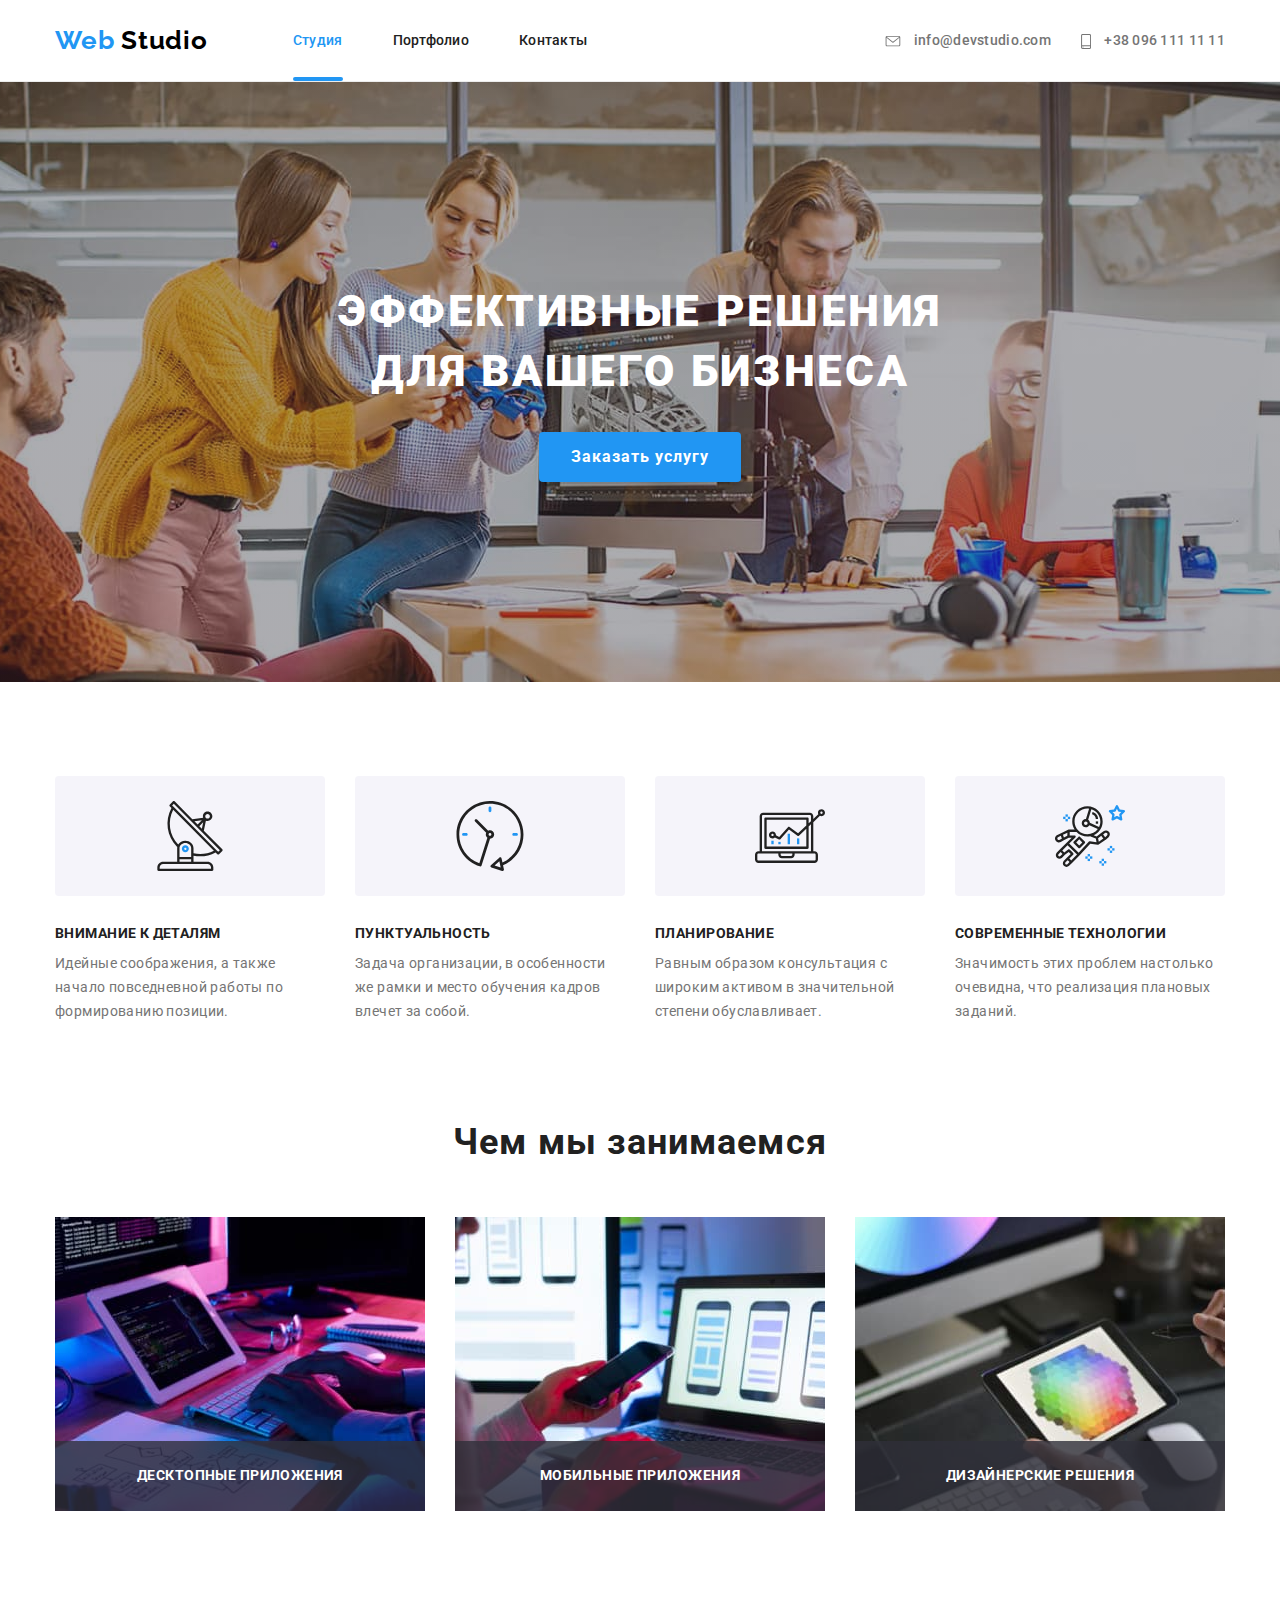
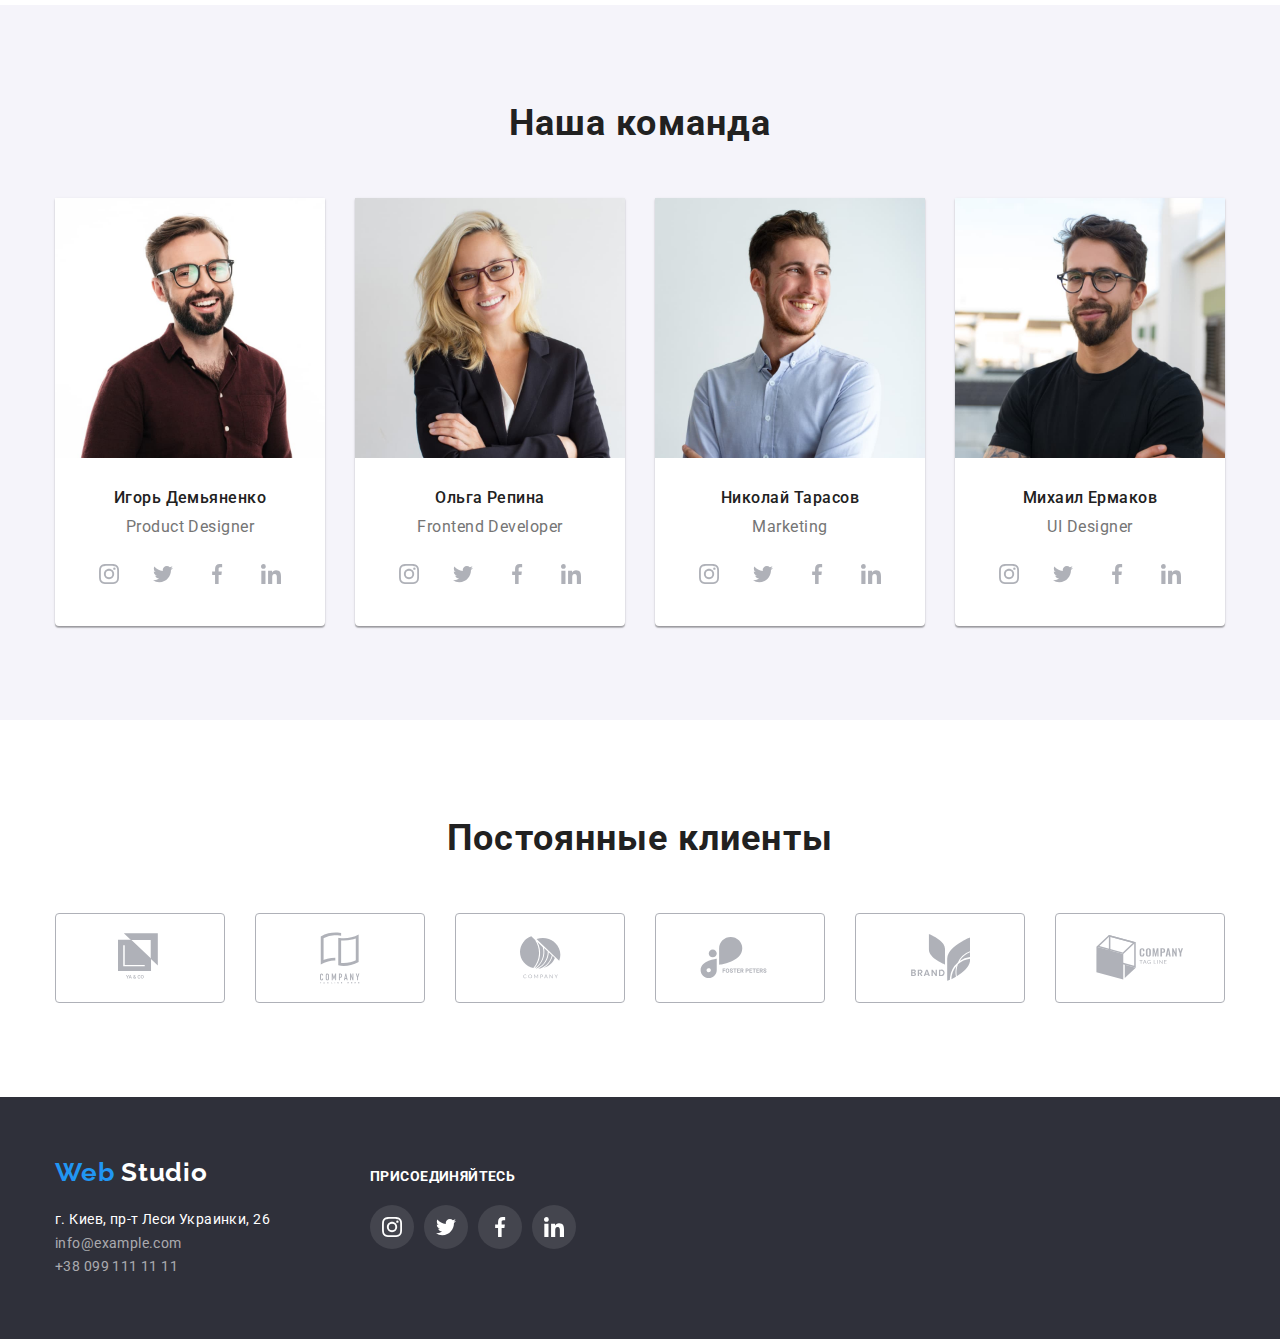
<file: index.html>
<!DOCTYPE html>
<html lang="ru">
	<head>
		<meta charset="UTF-8" />
		<meta name="viewport" content="width=device-width, initial-scale=1.0" />
		<title>Студия</title>
		<link
			href="https://fonts.googleapis.com/css2?family=Raleway:wght@700&family=Roboto:wght@400;500;700;900&display=swap"
			rel="stylesheet"
		/>
		<link rel="stylesheet" href="./css/normalize.css" />
		<link rel="stylesheet" href="./css/styles.css" />
	</head>
	<body>
		<!--Шапка сайта-->
		<header class="page-header">
			<div class="container flexbox">
				<nav class="navigation">
					<a href="index.html" class="logo">
						<span>Web</span>
						Studio
					</a>
					<ul class="site-nav list">
						<li class="site-nav-item"><a href="./index.html" class="link current">Студия</a></li>
						<li class="site-nav-item"><a href="./portfolio.html" class="link">Портфолио</a></li>
						<li class="site-nav-item"><a href="" class="link">Контакты</a></li>
					</ul>
				</nav>

				<ul class="auth-nav list">
					<li class="auth-nav-item">
						<a href="mailto:info@example.com" class="link">
							<svg class="auth-icon" width="16" height="11">
								<use href="./images/svg/sprite.svg#mail"></use>
							</svg>
							info@devstudio.com
						</a>
					</li>
					<li class="auth-nav-item">
						<a href="tel:+380961111111" class="link">
							<svg class="auth-icon" width="10" height="15">
								<use href="./images/svg/sprite.svg#phone"></use>
							</svg>
							+38 096 111 11 11
						</a>
					</li>
				</ul>
			</div>
		</header>
		<main>
			<!--Герой-->

			<section class="hero fon">
				<h1 class="hero-title">
					Эффективные решения
					<br />
					для вашего бизнеса
				</h1>
				<button type="button" data-modal-open class="button" aria-label="Услуга">Заказать услугу</button>
			</section>

			<!--Критерии-->
			<section class="criteria">
				<div class="container">
					<h2 class="section-title visually-hidden">Критерии</h2>
					<ul class="criteria-list list">
						<li class="criteria-item icon-antenna">
							<!--<img class="img" src="./images/svg/vector-1.svg" alt="Детали" />-->
							<h3 class="title">Внимание к деталям</h3>
							<p class="text">
								Идейные соображения, а также начало повседневной работы по формированию позиции.
							</p>
						</li>
						<li class="criteria-item icon-clock">
							<!--<img class="img" src="./images/svg/vector-2.svg" alt="Пунктуальность" />-->
							<h3 class="title">Пунктуальность</h3>
							<p class="text">
								Задача организации, в особенности же рамки и место обучения кадров влечет за собой.
							</p>
						</li>
						<li class="criteria-item icon-diagram">
							<!--<img class="img" src="./images/svg/vector-3.svg" alt="Планирование" />-->
							<h3 class="title">Планирование</h3>
							<p class="text">
								Равным образом консультация с широким активом в значительной степени обуславливает.
							</p>
						</li>
						<li class="criteria-item icon-astronaut">
							<!--<img class="img" src="./images/svg/vector-4.svg" alt="Технологии" />-->
							<h3 class="title">Современные технологии</h3>
							<p class="text">
								Значимость этих проблем настолько очевидна, что реализация плановых заданий.
							</p>
						</li>
					</ul>
				</div>
			</section>

			<!--Чем мы занимаемся-->
			<section class="section">
				<div class="container">
					<h2 class="section-title">Чем мы занимаемся</h2>
					<ul class="offers list">
						<li class="offers-item">
							<a href="#" aria-label="Десктопные приложения">
								<img class="ofr" src="./images/jpg1/box-1.jpg" alt="Десктопные приложения" width="370" height="294" />
								<h3 class="text-white">Десктопные приложения</h3>
							</a>
						</li>
						<li class="offers-item">
							<a href="#" aria-label="Мобильные приложения">
								<img class="ofr" src="./images/jpg1/box-2.jpg" alt="Мобильные приложения" width="370" height="294" />
								<h3 class="text-white">Мобильные приложения</h3>
							</a>
						</li>
						<li class="offers-item">
							<a href="#" aria-label="Дизайнерские решения">
								<img class="ofr" src="./images//jpg1/box-3.jpg" alt="Дизайнерские решения" width="370" height="294" />
								<h3 class="text-white">Дизайнерские решения</h3>
							</a>
						</li>
					</ul>
				</div>
			</section>

			<!--Наша команда-->
			<section class="section section-team">
				<div class="container">
					<h2 class="section-title">Наша команда</h2>
					<ul class="team-list list">
						<!--Дизайнер-->
						<li class="team-item">
							<img src="./images/jpg1/igor.jpg" alt="Дизайнер" width="270" height="260" />
							<h3 class="team">Игорь Демьяненко</h3>
							<p class="profession" lang="en">Product Designer</p>
							<ul class="social-list list">
								<li class="social-item">
									<a
										href="https://www.instagram.com/"
										class="social-icon"
										target="_blank"
										rel="noopener noreferrer"
										aria-label="ссылка Инстаграм"
									>
										<svg class="icon" width="20" height="20">
											<use href="./images/svg/sprite.svg#instagram"></use>
										</svg>
									</a>
								</li>
								<li class="social-item">
									<a
										href="https://twitter.com/"
										class="social-icon"
										target="_blank"
										rel="noopener noreferrer"
										aria-label="ссылка Твиттер"
									>
										<svg class="icon" width="20" height="20">
											<use href="./images/svg/sprite.svg#twitter"></use>
										</svg>
									</a>
								</li>
								<li class="social-item">
									<a
										href="https://facebook.com/"
										class="social-icon"
										target="_blank"
										rel="noopener noreferrer"
										aria-label="ссылка Фейсбук"
									>
										<svg class="icon" width="20" height="20">
											<use href="./images/svg/sprite.svg#facebook"></use>
										</svg>
									</a>
								</li>
								<li class="social-item">
									<a
										href="https://www.linkedin.com/"
										class="social-icon"
										target="_blank"
										rel="noopener noreferrer"
										aria-label="ссылка Линкедин"
									>
										<svg class="icon" width="20" height="20">
											<use href="./images/svg/sprite.svg#linkedin"></use>
										</svg>
									</a>
								</li>
							</ul>
						</li>
						<!--Разработчик-->
						<li class="team-item">
							<img src="./images/jpg1/olga.jpg" alt="Разработчик" width="270" height="260" />
							<h3 class="team">Ольга Репина</h3>
							<p class="profession" lang="en">Frontend Developer</p>
							<ul class="social-list list">
								<li class="social-item">
									<a
										href="https://www.instagram.com/"
										class="social-icon"
										target="_blank"
										rel="noopener noreferrer"
										aria-label="ссылка Инстаграм"
									>
										<svg class="icon" width="20" height="20">
											<use href="./images/svg/sprite.svg#instagram"></use>
										</svg>
									</a>
								</li>
								<li class="social-item">
									<a
										href="https://twitter.com/"
										class="social-icon"
										target="_blank"
										rel="noopener noreferrer"
										aria-label="ссылка Твиттер"
									>
										<svg class="icon" width="20" height="20">
											<use href="./images/svg/sprite.svg#twitter"></use>
										</svg>
									</a>
								</li>
								<li class="social-item">
									<a
										href="https://facebook.com/"
										class="social-icon"
										target="_blank"
										rel="noopener noreferrer"
										aria-label="ссылка Фейсбук"
									>
										<svg class="icon" width="20" height="20">
											<use href="./images/svg/sprite.svg#facebook"></use>
										</svg>
									</a>
								</li>
								<li class="social-item">
									<a
										href="https://www.linkedin.com/"
										class="social-icon"
										target="_blank"
										rel="noopener noreferrer"
										aria-label="ссылка Линкедин"
									>
										<svg class="icon" width="20" height="20">
											<use href="./images/svg/sprite.svg#linkedin"></use>
										</svg>
									</a>
								</li>
							</ul>
						</li>
						<!--Маркетолог-->
						<li class="team-item">
							<img src="./images/jpg1/nikolay.jpg" alt="Маркетолог" width="270" height="260" />
							<h3 class="team">Николай Тарасов</h3>
							<p class="profession" lang="en">Marketing</p>
							<ul class="social-list list">
								<li class="social-item">
									<a
										href="https://www.instagram.com/"
										class="social-icon"
										target="_blank"
										rel="noopener noreferrer"
										aria-label="ссылка Инстаграм"
									>
										<svg class="icon" width="20" height="20">
											<use href="./images/svg/sprite.svg#instagram"></use>
										</svg>
									</a>
								</li>
								<li class="social-item">
									<a
										href="https://twitter.com/"
										class="social-icon"
										target="_blank"
										rel="noopener noreferrer"
										aria-label="ссылка Твиттер"
									>
										<svg class="icon" width="20" height="20">
											<use href="./images/svg/sprite.svg#twitter"></use>
										</svg>
									</a>
								</li>
								<li class="social-item">
									<a
										href="https://facebook.com/"
										class="social-icon"
										target="_blank"
										rel="noopener noreferrer"
										aria-label="ссылка Фейсбук"
									>
										<svg class="icon" width="20" height="20">
											<use href="./images/svg/sprite.svg#facebook"></use>
										</svg>
									</a>
								</li>
								<li class="social-item">
									<a
										href="https://www.linkedin.com/"
										class="social-icon"
										target="_blank"
										rel="noopener noreferrer"
										aria-label="ссылка Линкедин"
									>
										<svg class="icon" width="20" height="20">
											<use href="./images/svg/sprite.svg#linkedin"></use>
										</svg>
									</a>
								</li>
							</ul>
						</li>
						<!--UI Дизайнер-->
						<li class="team-item">
							<img src="./images/jpg1/mihail.jpg" alt="UI Дизайнер" width="270" height="260" />
							<h3 class="team">Михаил Ермаков</h3>
							<p class="profession" lang="en">UI Designer</p>
							<ul class="social-list list">
								<li class="social-item">
									<a
										href="https://www.instagram.com/"
										class="social-icon"
										target="_blank"
										rel="noopener noreferrer"
										aria-label="ссылка Инстаграм"
									>
										<svg class="icon" width="20" height="20">
											<use href="./images/svg/sprite.svg#instagram"></use>
										</svg>
									</a>
								</li>
								<li class="social-item">
									<a
										href="https://twitter.com/"
										class="social-icon"
										target="_blank"
										rel="noopener noreferrer"
										aria-label="ссылка Твиттер"
									>
										<svg class="icon" width="20" height="20">
											<use href="./images/svg/sprite.svg#twitter"></use>
										</svg>
									</a>
								</li>
								<li class="social-item">
									<a
										href="https://facebook.com/"
										class="social-icon"
										target="_blank"
										rel="noopener noreferrer"
										aria-label="ссылка Фейсбук"
									>
										<svg class="icon" width="20" height="20">
											<use href="./images/svg/sprite.svg#facebook"></use>
										</svg>
									</a>
								</li>
								<li class="social-item">
									<a
										href="https://www.linkedin.com/"
										class="social-icon"
										target="_blank"
										rel="noopener noreferrer"
										aria-label="ссылка Линкедин"
									>
										<svg class="icon" width="20" height="20">
											<use href="./images/svg/sprite.svg#linkedin"></use>
										</svg>
									</a>
								</li>
							</ul>
						</li>
					</ul>
				</div>
			</section>

			<!--Постоянные клиенты-->

			<section class="section">
				<div class="container">
					<h2 class="section-title">Постоянные клиенты</h2>
					<ul class="customers list">
						<li class="customers-item">
							<a class="customers-logo" aria-label="YA & CO" href="">
								<svg class="customers-icon" width="44" height="49">
									<use href="./images/svg/sprite.svg#logo1"></use>
								</svg>
							</a>
						</li>
						<li class="customers-item">
							<a class="customers-logo" aria-label="Company" href="">
								<svg class="customers-icon" width="40" height="52">
									<use href="./images/svg/sprite.svg#logo2"></use>
								</svg>
							</a>
						</li>
						<li class="customers-item">
							<a class="customers-logo" aria-label="Company" href="">
								<svg class="customers-icon" width="41" height="43">
									<use href="./images/svg/sprite.svg#logo3"></use>
								</svg>
							</a>
						</li>
						<li class="customers-item">
							<a class="customers-logo" aria-label="FOSTER PETERS" href="">
								<svg class="customers-icon" width="80" height="42">
									<use href="./images/svg/sprite.svg#logo4"></use>
								</svg>
							</a>
						</li>
						<li class="customers-item">
							<a class="customers-logo" aria-label="BREND" href="">
								<svg class="customers-icon" width="59" height="47">
									<use href="./images/svg/sprite.svg#logo5"></use>
								</svg>
							</a>
						</li>
						<li class="customers-item">
							<a class="customers-logo" aria-label="Company Tagline" href="">
								<svg class="customers-icon" width="88" height="45">
									<use href="./images/svg/sprite.svg#logo6"></use>
								</svg>
							</a>
						</li>
					</ul>
				</div>
			</section>
		</main>
		<!--Футер-->
		<footer class="footer">
			<div class="container footer-container">
				<div class="footer-contacts">
					<a href="index.html" class="logo-footer logo">
						<span>Web</span>
						Studio
					</a>
					<address class="address">
						г. Киев, пр-т Леси Украинки, 26
						<br />
						<a href="mailto:info@example.com" class="address-link" aria-label="e-mail">info@example.com</a>
						<br />
						<a href="tel:+380991111111" class="address-link" aria-label="телефон">+38 099 111 11 11</a>
					</address>
				</div>

				<!--Ссылки на соцсети-->
				<div class="footer-contacts">
					<b class="networks">Присоединяйтесь</b>
					<ul class="social-footer list">
						<li class="social-item-footer">
							<a
								href="https://www.instagram.com/"
								class="social-icon"
								target="_blank"
								rel="noopener noreferrer"
								aria-label="ссылка Инстаграм"
							>
								<svg class="icon-footer" width="20" height="20">
									<use href="./images/svg/sprite.svg#instagram"></use>
								</svg>
							</a>
						</li>
						<li class="social-item-footer">
							<a
								href="https://twitter.com/"
								class="social-icon"
								target="_blank"
								rel="noopener noreferrer"
								aria-label="ссылка Твиттер"
							>
								<svg class="icon-footer" width="20" height="20">
									<use href="./images/svg/sprite.svg#twitter"></use>
								</svg>
							</a>
						</li>
						<li class="social-item-footer">
							<a
								href="https://facebook.com/"
								class="social-icon"
								target="_blank"
								rel="noopener noreferrer"
								aria-label="ссылка Фейсбук"
							>
								<svg class="icon-footer" width="20" height="20">
									<use href="./images/svg/sprite.svg#facebook"></use>
								</svg>
							</a>
						</li>
						<li class="social-item-footer">
							<a
								href="https://www.linkedin.com/"
								class="social-icon"
								target="_blank"
								rel="noopener noreferrer"
								aria-label="ссылка Линкедин"
							>
								<svg class="icon-footer" width="20" height="20">
									<use href="./images/svg/sprite.svg#linkedin"></use>
								</svg>
							</a>
						</li>
					</ul>
				</div>
				</footer>
				<!--<div class="footer-contacts e-mail">
		<b class="networks">Подпишитесь на рассылку</b>
		<button type="button" class="button-sign">Подписаться</button>
	  </div>-->
	<div class="backdrop is-hidden" data-modal>
		<div class="modal">
			
	        <button class="close"  data-modal-close>
				<img src="./images/svg/close.svg" alt="Закрыть" width="18" height="18" />
			</button>
			<p></p>
		</div>
	</div>
		<script src="./js/modal.js"></script>
	</body>
</html>
</file>
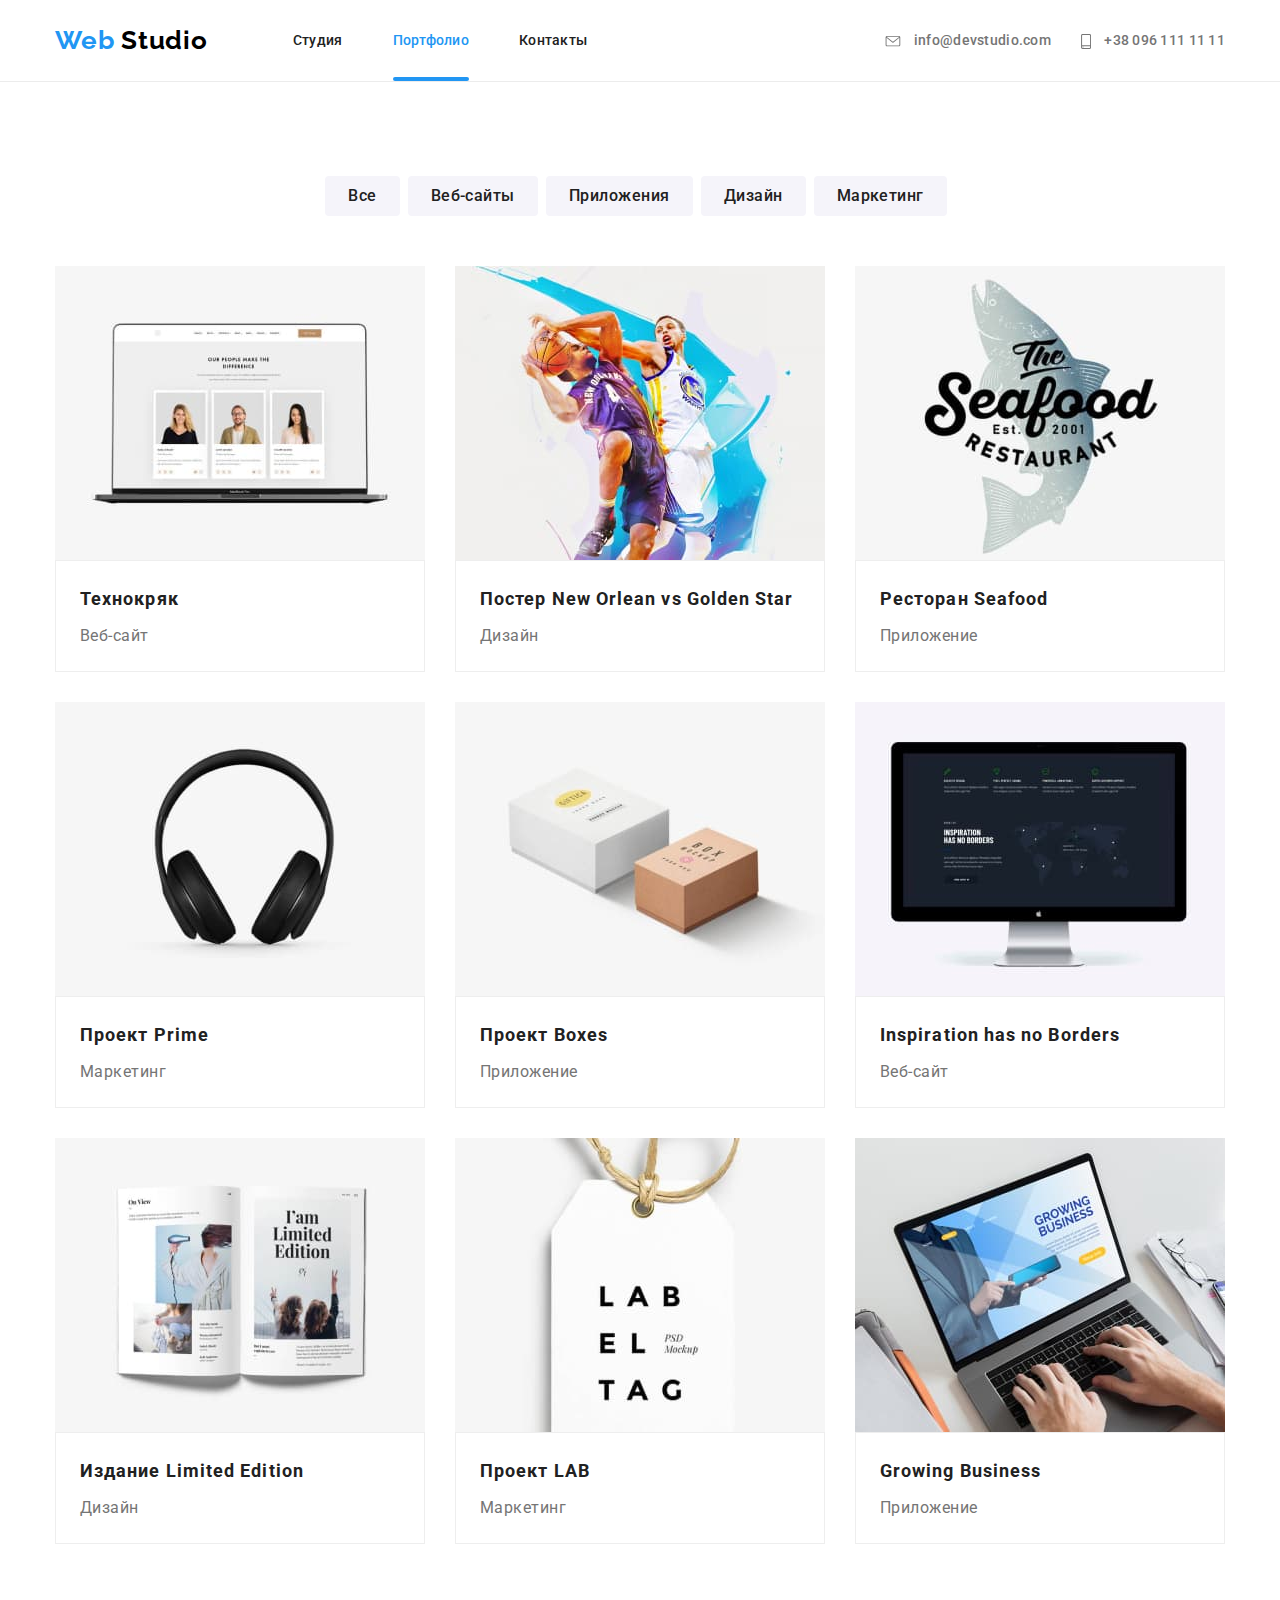
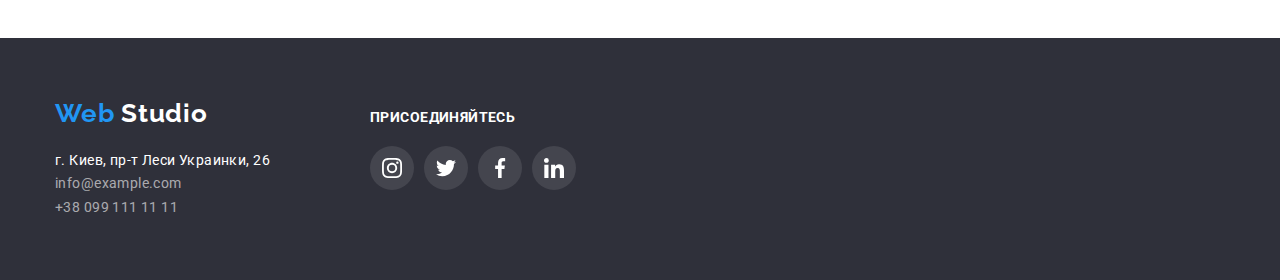
<file: portfolio.html>
<!DOCTYPE html>
<html lang="ru">
	<head>
		<meta charset="UTF-8" />
		<meta name="viewport" content="width=device-width, initial-scale=1.0" />
		<title>Студия</title>
		<link
			href="https://fonts.googleapis.com/css2?family=Raleway:wght@700&family=Roboto:wght@400;500;700;900&display=swap"
			rel="stylesheet"
		/>
		<link rel="stylesheet" href="./css/normalize.css" />
		<link rel="stylesheet" href="./css/styles.css" />
	</head>
	<body>
		<!--Шапка сайта-->
		<header class="page-header">
			<div class="container flexbox">
				<nav class="navigation">
					<a href="index.html" class="logo">
						<span>Web</span>
						Studio
					</a>
					<ul class="site-nav list">
						<li class="site-nav-item"><a href="./index.html" class="link">Студия</a></li>
						<li class="site-nav-item"><a href="./portfolio.html" class="link current">Портфолио</a></li>
						<li class="site-nav-item"><a href="" class="link">Контакты</a></li>
					</ul>
				</nav>

				<ul class="auth-nav list">
					<li class="auth-nav-item">
						<a href="mailto:info@example.com" class="link">
							<svg class="auth-icon" width="16" height="11">
								<use href="./images/svg/sprite.svg#mail"></use>
							</svg>
							info@devstudio.com
						</a>
					</li>
					<li class="auth-nav-item">
						<a href="tel:+380961111111" class="link">
							<svg class="auth-icon" width="10" height="15">
								<use href="./images/svg/sprite.svg#phone"></use>
							</svg>
							+38 096 111 11 11
						</a>
					</li>
				</ul>
			</div>
		</header>
		<main>
			<!--Портфолио-->
			<section class="section">
				<div class="container">
					<h1 class="section-title visually-hidden">Портфолио</h1>

					<!--Фтльтры-->
					<ul class="filter list">
						<li><button type="button" class="filter-button">Все</button></li>
						<li><button type="button" class="filter-button">Веб-сайты</button></li>
						<li><button type="button" class="filter-button">Приложения</button></li>
						<li><button type="button" class="filter-button">Дизайн</button></li>
						<li><button type="button" class="filter-button">Маркетинг</button></li>
					</ul>
					<!--Набор карточек-->
					<ul class="list-projects list">
						<li class="projects-item">
							<a href="" class="projects-link">
								<div class="picture">
									<img src="./images/jpg2/project1.jpg" alt="Технокряк" width="370" height="294" />
									<div class="picture-overlay">
										<div class="picture-text">
											<p>
												Технокряк это современная площадка распространения коронавируса. Компании используют эту
												платформу для цифрового шпионажа и атак на защищённые сервера конкурентов.
											</p>
										</div>
									</div>
								</div>

								<div class="content">
									<h2 class="title-link">Технокряк</h2>
									<p class="text-link">Веб-сайт</p>
								</div>
							</a>
						</li>
						<li class="projects-item">
							<a href="" class="projects-link">
								<div class="picture">
									<img src="./images/jpg2/project2.jpg" alt="Постер" width="370" height="294" />
									<div class="picture-overlay">
										<div class="picture-text">
											<p>
												Технокряк это современная площадка распространения коронавируса. Компании используют эту
												платформу для цифрового шпионажа и атак на защищённые сервера конкурентов.
											</p>
										</div>
									</div>
								</div>

								<div class="content">
									<h2 class="title-link">Постер New Orlean vs Golden Star</h2>
									<p class="text-link">Дизайн</p>
								</div>
							</a>
						</li>
						<li class="projects-item">
							<a href="" class="projects-link">
								<div class="picture">
									<img src="./images/jpg2/project3.jpg" alt="Ресторан" width="370" height="294" />
									<div class="picture-overlay">
										<div class="picture-text">
											<p>
												Технокряк это современная площадка распространения коронавируса. Компании используют эту
												платформу для цифрового шпионажа и атак на защищённые сервера конкурентов.
											</p>
										</div>
									</div>
								</div>

								<div class="content">
									<h2 class="title-link">Ресторан Seafood</h2>
									<p class="text-link">Приложение</p>
								</div>
							</a>
						</li>
						<li class="projects-item">
							<a href="" class="projects-link">
								<div class="picture">
									<img src="./images/jpg2/project4.jpg" alt="Проект Prime" width="370" height="294" />
									<div class="picture-overlay">
										<div class="picture-text">
											<p>
												Технокряк это современная площадка распространения коронавируса. Компании используют эту
												платформу для цифрового шпионажа и атак на защищённые сервера конкурентов.
											</p>
										</div>
									</div>
								</div>

								<div class="content">
									<h2 class="title-link">Проект Prime</h2>
									<p class="text-link">Маркетинг</p>
								</div>
							</a>
						</li>
						<li class="projects-item">
							<a href="" class="projects-link">
								<div class="picture">
									<img src="./images/jpg2/project5.jpg" alt="Проект Boxes" width="370" height="294" />
									<div class="picture-overlay">
										<div class="picture-text">
											<p>
												Технокряк это современная площадка распространения коронавируса. Компании используют эту
												платформу для цифрового шпионажа и атак на защищённые сервера конкурентов.
											</p>
										</div>
									</div>
								</div>

								<div class="content">
									<h2 class="title-link">Проект Boxes</h2>
									<p class="text-link">Приложение</p>
								</div>
							</a>
						</li>
						<li class="projects-item">
							<a href="" class="projects-link">
								<div class="picture">
									<img src="./images/jpg2/project6.jpg" alt="Inspiration has no Borders" width="370" height="294" />
									<div class="picture-overlay">
										<div class="picture-text">
											<p>
												Технокряк это современная площадка распространения коронавируса. Компании используют эту
												платформу для цифрового шпионажа и атак на защищённые сервера конкурентов.
											</p>
										</div>
									</div>
								</div>

								<div class="content">
									<h2 class="title-link">Inspiration has no Borders</h2>
									<p class="text-link">Веб-сайт</p>
								</div>
							</a>
						</li>
						<li class="projects-item">
							<a href="" class="projects-link">
								<div class="picture">
									<img src="./images/jpg2/project7.jpg" alt="Издание Limited Edition" width="370" height="294" />
									<div class="picture-overlay">
										<div class="picture-text">
											<p>
												Технокряк это современная площадка распространения коронавируса. Компании используют эту
												платформу для цифрового шпионажа и атак на защищённые сервера конкурентов.
											</p>
										</div>
									</div>
								</div>

								<div class="content">
									<h2 class="title-link">Издание Limited Edition</h2>
									<p class="text-link">Дизайн</p>
								</div>
							</a>
						</li>
						<li class="projects-item">
							<a href="" class="projects-link">
								<div class="picture">
									<img src="./images/jpg2/project8.jpg" alt="Проект LAB" width="370" height="294" />
									<div class="picture-overlay">
										<div class="picture-text">
											<p>
												Технокряк это современная площадка распространения коронавируса. Компании используют эту
												платформу для цифрового шпионажа и атак на защищённые сервера конкурентов.
											</p>
										</div>
									</div>
								</div>

								<div class="content">
									<h2 class="title-link">Проект LAB</h2>
									<p class="text-link">Маркетинг</p>
								</div>
							</a>
						</li>
						<li class="projects-item">
							<a href="" class="projects-link">
								<div class="picture">
									<img src="./images/jpg2/project9.jpg" alt="Growing Business" width="370" height="294" />
									<div class="picture-overlay">
										<div class="picture-text">
											<p>
												Технокряк это современная площадка распространения коронавируса. Компании используют эту
												платформу для цифрового шпионажа и атак на защищённые сервера конкурентов.
											</p>
										</div>
									</div>
								</div>

								<div class="content">
									<h2 class="title-link">Growing Business</h2>
									<p class="text-link">Приложение</p>
								</div>
							</a>
						</li>
					</ul>
				</div>
			</section>
		</main>

		<!--Футер-->
		<footer class="footer">
			<div class="container footer-container">
				<div class="footer-contacts">
					<a href="index.html" class="logo-footer logo">
						<span>Web</span>
						Studio
					</a>
					<address class="address">
						г. Киев, пр-т Леси Украинки, 26
						<br />
						<a href="mailto:info@example.com" class="address-link" aria-label="e-mail">info@example.com</a>
						<br />
						<a href="tel:+380991111111" class="address-link" aria-label="телефон">+38 099 111 11 11</a>
					</address>
				</div>

				<!--Ссылки на соцсети-->
				<div class="footer-contacts">
					<b class="networks">Присоединяйтесь</b>
					<ul class="social-footer list">
						<li class="social-item-footer">
							<a
								href="https://www.instagram.com/"
								class="social-icon"
								target="_blank"
								rel="noopener noreferrer"
								aria-label="ссылка Инстаграм"
							>
								<svg class="icon-footer" width="20" height="20">
									<use href="./images/svg/sprite.svg#instagram"></use>
								</svg>
							</a>
						</li>
						<li class="social-item-footer">
							<a
								href="https://twitter.com/"
								class="social-icon"
								target="_blank"
								rel="noopener noreferrer"
								aria-label="ссылка Твиттер"
							>
								<svg class="icon-footer" width="20" height="20">
									<use href="./images/svg/sprite.svg#twitter"></use>
								</svg>
							</a>
						</li>
						<li class="social-item-footer">
							<a
								href="https://facebook.com/"
								class="social-icon"
								target="_blank"
								rel="noopener noreferrer"
								aria-label="ссылка Фейсбук"
							>
								<svg class="icon-footer" width="20" height="20">
									<use href="./images/svg/sprite.svg#facebook"></use>
								</svg>
							</a>
						</li>
						<li class="social-item-footer">
							<a
								href="https://www.linkedin.com/"
								class="social-icon"
								target="_blank"
								rel="noopener noreferrer"
								aria-label="ссылка Линкедин"
							>
								<svg class="icon-footer" width="20" height="20">
									<use href="./images/svg/sprite.svg#linkedin"></use>
								</svg>
							</a>
						</li>
					</ul>
				</div>

				<!--<div class="footer-contacts e-mail">
		<b class="networks">Подпишитесь на рассылку</b>
		<button type="button" class="button-sign">Подписаться</button>
      </div>-->
			</div>
		</footer>
	</body>
</html>
</file>
<file: css/styles.css>
/* цвет основного текста #757575 */
/* вторичный цвет текста #212121 */
/* белый #FFFFFF */
/* вторичный цвет фона #F5F4FA */
/* акцент #2196F3 */
/* фон под фото rgba(47, 48, 58, 0.8) */

:root {
	--primary-text-color: #757575;
	--title-text-color: #212121;
	--accent-color: #2196f3;
	--primary-white-color: #ffffff;
	--logo-color: #000000;
	--fon-color: #f5f4fa;
	--footer-bgr-color: #2f303a;
	--footer-contacts-color: rgba(255, 255, 255, 0.6);
}

html {
	box-sizing: border-box;
}

*,
*::before,
*::after {
	box-sizing: inherit;
}

.visually-hidden {
	position: absolute !important;
	clip: rect(1px 1px 1px 1px);
	/* IE6, IE7 */
	clip: rect(1px, 1px, 1px, 1px);
	padding: 0 !important;
	border: 0 !important;
	height: 1px !important;
	width: 1px !important;
	overflow: hidden;
}

body {
	color: var(--primary-text-color);
	background-color: var(--primary-white-color);

	font-family: Roboto;
	font-style: normal;
}

a {
	text-decoration: none;
}

.list {
	list-style: none;
	padding: 0;
	margin: 0;
}

p {
	margin-top: 0px;
	margin-bottom: 0px;
}

.container {
	width: 1200px;
	padding-left: 15px;
	padding-right: 15px;
	margin-left: auto;
	margin-right: auto;
}

/*****Студия*****/

/* Логотип */

.logo {
	display: inline-block;
	margin-right: 85px;

	color: var(--logo-color);

	font-family: "Raleway", sans-serif;
	font-weight: 700;
	font-size: 26px;
	line-height: 1.19;
	letter-spacing: 0.03em;
	text-decoration: none;
	transition: color 250ms cubic-bezier(0.4, 0, 0.2, 1);
}

.logo > span {
	color: var(--accent-color);
}

.logo:hover {
	color: var(--accent-color);
}

/* Навигация и контакты */

.navigation {
	display: flex;
	align-items: center;
	margin-right: auto;
}

.flexbox {
	display: flex;
	justify-content: flex-end;
	align-items: center;
}

.site-nav,
.auth-nav {
	display: flex;
}

.site-nav .link {
	display: inline;
	position: relative;
	color: var(--title-text-color);
	font-weight: 500;
	font-size: 14px;
	line-height: 1.14;
	letter-spacing: 0.02em;
	font-family: Roboto, sans-serif;
	font-style: normal;
	padding-bottom: 32px;
	transition: color 250ms cubic-bezier(0.4, 0, 0.2, 1);
}

.auth-nav .link {
	display: inline;

	color: var(--primary-text-color);
	font-weight: 500;
	font-size: 14px;
	line-height: 1.14;
	letter-spacing: 0.02em;
	font-family: Roboto, sans-serif;
	font-style: normal;
	transition: color 250ms cubic-bezier(0.4, 0, 0.2, 1);
}

.current::after {
	content: "";

	position: absolute;
	left: 0;
	bottom: -1px;
	display: block;
	width: 100%;
	height: 4px;
	background-color: var(--accent-color);
	border-radius: 2px;
}

.site-nav .link:hover,
.site-nav .link:focus,
.auth-nav .link:hover,
.auth-nav .link:focus,
.address-link:hover,
.address-link:focus,
.text-link:hover,
.text-link:focus,
.title-link:hover,
.title-link:focus {
	color: var(--accent-color);
}

.site-nav .link.current {
	color: var(--accent-color);
	position: relative;
}

.site-nav-item:not(:last-child) {
	margin-right: 50px;
}

.auth-nav-item:not(:last-child) {
	margin-right: 30px;
}

.auth-icon {
	margin-right: 10px;
	fill: currentColor;
	vertical-align: middle;
	transition: fill 250ms cubic-bezier(0.4, 0, 0.2, 1);
}
.auth-icon:hover {
	fill: var(--accent-color);
}

.page-header {
	padding: 25px 0px;
	border-bottom: 1px solid #ececec;
}

/* Герой */
.fon {
	max-width: 1600px;
	height: 600px;
	margin-left: auto;
	margin-right: auto;
	background-image: linear-gradient(rgba(47, 48, 58, 0.4), rgba(47, 48, 58, 0.4)), url("../images/jpg1/Header.jpg");
	background-repeat: no-repeat;
	background-position: center;
	background-size: cover;
}

.hero {
	text-align: center;
}

.hero-title {
	margin-top: 0px;
	margin-bottom: 30px;
	padding-top: 200px;

	color: var(--primary-white-color);
	font-weight: 900;
	font-size: 44px;
	line-height: 1.36;
	letter-spacing: 0.06em;
	text-transform: uppercase;
}

/* Кнопка */
.button {
	display: inline-block;
	border-radius: 4px;
	padding: 10px 32px;
	min-width: 200px;
	border-width: 0px;
	text-align: center;

	color: var(--primary-white-color);
	background-color: var(--accent-color);
	box-shadow: 0px 4px 4px rgba(0, 0, 0, 0.15);

	font-family: "Roboto", sans-serif;
	font-weight: 700;
	font-size: 16px;
	line-height: 1.87;
	letter-spacing: 0.06em;
}
/* Секции */

.section {
	padding-top: 94px;
	padding-bottom: 94px;
}
.section-title {
	margin-top: 0px;
	margin-bottom: 50px;

	color: var(--title-text-color);

	font-weight: 700;
	font-size: 36px;
	line-height: 1.36;
	text-align: center;
	letter-spacing: 0.03em;
}

/* Критерии */

.criteria {
	padding-top: 94px;
	padding-bottom: 0px;
}

.criteria-list {
	display: flex;
}

/*.features .img {
    padding: 25px 100px;
    margin-bottom: 30px;
    
    background: var(--fon-color);
    border-radius: 4px;
  }*/

.criteria-item:not(:last-child) {
	margin-right: 30px;
}

.criteria-item {
	width: 270px;
}

.criteria-item::before {
	display: block;
	content: " ";
	height: 120px;
	background-repeat: no-repeat;
	background-position: center;
	background-size: 70px;
	background-color: var(--fon-color);
	border-radius: 4px;
	margin-bottom: 30px;
}

.icon-antenna::before {
	background-image: url("../images/svg/antenna.svg");
}

.icon-clock::before {
	background-image: url("../images/svg/clock.svg");
}

.icon-diagram::before {
	background-image: url("../images/svg/diagram.svg");
}

.icon-astronaut::before {
	background-image: url("../images/svg/astronaut.svg");
}

.title {
	margin-top: 0px;
	margin-bottom: 10px;

	color: var(--title-text-color);

	font-weight: 700;
	font-size: 14px;
	line-height: 1.14;
	letter-spacing: 0.03em;
	text-transform: uppercase;
}

.text {
	font-weight: 400;
	font-size: 14px;
	line-height: 1.71;
	letter-spacing: 0.03em;
}

/* Чем мы занимаемся*/

.offers {
	display: flex;
}

.offers-item:not(:last-child) {
	margin-right: 30px;
}

.offers-item {
	position: relative;
}

.offers .text-white {
	position: absolute;
	right: 0;
	bottom: 0;
	width: 100%;
	margin: 0px;
	padding: 27px;

	color: var(--primary-white-color);
	background: rgba(47, 48, 58, 0.8);

	font-weight: 700;
	font-size: 14px;
	line-height: 1.14;
	text-align: center;
	letter-spacing: 0.03em;
	text-transform: uppercase;
	transition: color 250ms cubic-bezier(0.4, 0, 0.2, 1);
}

.offers .text-white:hover,
.offers .text-white:focus {
	color: var(--accent-color);
}

.ofr {
	display: block;
}
/*Наша команда*/

.section-team {
	background-color: var(--fon-color);
	width: auto;
}

.team-list {
	display: flex;
	flex-wrap: wrap;
}

.social-list {
	display: flex;
	justify-content: center;
}

.social-item:not(:last-child) {
	margin-right: 10px;
}

.social-icon {
	display: inline-flex;
	justify-content: center;
	align-items: center;

	width: 44px;
	height: 44px;

	border-radius: 50%;
	transition: background-color 250ms cubic-bezier(0.4, 0, 0.2, 1);
}
.icon {
	fill: #afb1b8;
	transition: fill 250ms cubic-bezier(0.4, 0, 0.2, 1);
}

.social-icon:hover,
.social-icon:focus {
	background: var(--accent-color);
}

.social-icon:hover .icon,
.social-icon:focus .icon {
	fill: var(--primary-white-color);
}
.team-item {
	box-shadow: 0px 1px 3px rgba(0, 0, 0, 0.12), 0px 1px 1px rgba(0, 0, 0, 0.14), 0px 2px 1px rgba(0, 0, 0, 0.2);
	border-radius: 0px 0px 4px 4px;
	background-color: var(--primary-white-color);

	width: calc((100% - (30px * 3)) / 4);
	padding-bottom: 30px;
}

.team-item:not(:last-child) {
	margin-right: 30px;
}

img {
	display: block;
	max-width: 100%;
	height: auto;
}

.team {
	margin-top: 30px;
	margin-bottom: 10px;

	color: var(--title-text-color);

	font-weight: 500;
	font-size: 16px;
	line-height: 1.19;
	text-align: center;
	letter-spacing: 0.03em;
}

.profession {
	margin-bottom: 16px;

	color: var(--primary-text-color);

	font-weight: normal;
	font-size: 16px;
	line-height: 1.19;
	text-align: center;
	letter-spacing: 0.03em;
}

.social-list .link {
	color: var(--primary-text-color);
	transition: color 250ms cubic-bezier(0.4, 0, 0.2, 1);
}

.social-list .link:hover,
.social-list .link:focus {
	color: var(--accent-color);
}

/* Постоянные клиенты*/

.customers {
	display: flex;
	justify-content: center;
}

.customers-item:not(:last-child) {
	margin-right: 30px;
}

.customers-logo {
	display: inline-flex;
	justify-content: center;
	align-items: center;
	width: 170px;
	height: 90px;
	border: 1px solid #afb1b8;
	border-radius: 4px;

	color: #afb1b8;
	transition: all 250ms cubic-bezier(0.4, 0, 0.2, 1);
}

.customers-icon {
	fill: currentColor;
}
.customers-logo:hover,
.customers-logo:focus {
	color: var(--accent-color);
	border: 1px solid var(--accent-color);
}

/* Футер */

.footer {
	background: var(--footer-bgr-color);
	color: var(--primary-white-color);
}

.logo-footer {
	display: inline-block;
	margin-bottom: 20px;

	color: var(--primary-white-color);

	font-family: Raleway, sans-serif;
	font-weight: 700;
	line-height: 1.19;
	font-size: 26px;
	text-decoration: none;
	transition: color 250ms cubic-bezier(0.4, 0, 0.2, 1);
}

.logo-footer:hover,
.logo-footer:focus,
.address-link:hover,
.address-link:focus {
	color: var(--accent-color);
}

.address {
	color: var(--primary-white-color);

	font-family: "Roboto", sans-serif;
	font-style: normal;
	font-weight: 400;
	font-size: 14px;
	line-height: 1.71;
	letter-spacing: 0.03em;
}

.address-link {
	color: var(--footer-contacts-color);
	margin-bottom: 0px;
	margin-top: 9px;
	transition: color 250ms cubic-bezier(0.4, 0, 0.2, 1);
}

.networks {
	display: inline-block;
	margin-bottom: 20px;

	color: var(--primary-white-color);

	font-family: Roboto;
	font-style: normal;
	font-weight: 700;
	font-size: 14px;
	line-height: 1.14;
	letter-spacing: 0.03em;
	text-transform: uppercase;
}

.footer-container {
	display: flex;
	align-items: baseline;
	padding-top: 60px;
	padding-bottom: 60px;
}

.footer-contacts:not(:last-child) {
	width: 285px;
	margin-right: 30px;
}
.footer-contacts .e-mail {
	width: 570px;
}

.social-footer {
	display: flex;
}

.icon-footer {
	fill: var(--primary-white-color);
}

.social-item-footer {
	display: flex;
	justify-content: center;
	align-items: center;
	width: 44px;
	height: 44px;
	margin-right: 10px;
	border-radius: 50%;
	background-color: rgba(255, 255, 255, 0.1);
	transition: background-color 250ms cubic-bezier(0.4, 0, 0.2, 1);
}

.social-item-footer:hover,
.social-item-footer:focus {
	background-color: var(--accent-color);
}

/*
.button-sign{
    display: inline-flex;
    border-radius: 4px;
    padding: 10px 29px;
    min-width: 200px;
    border-width: 0px;
    text-align: center;

    color: var(--primary-white-color);
    background-color: var(--accent-color);

	font-family: "Roboto", sans-serif;
    font-weight: 700;
    font-size: 16px;
    line-height: 1.87;
    letter-spacing: 0.06em;
}

.button-sign::after{
    width: 24px;
    height: 24px;
    margin-left: 10px;
    content: " ";
    background-image: url("../images/svg/send.svg");
    background-size: contain;
    align-items: baseline;
}
*/

/***** Портфолио *****/

.filter-button {
	display: inline-block;
	border-radius: 4px;
	padding: 6px 22px;
	margin-right: 8px;

	text-align: center;

	color: var(--title-text-color);
	background-color: var(--fon-color);

	font-family: "Roboto", sans-serif;
	font-weight: 500;
	font-size: 16px;
	line-height: 1.625;
	letter-spacing: 0.03em;
	min-width: 73px;
	border: 1px solid transparent;
	cursor: pointer;
	transition: all 250ms cubic-bezier(0.4, 0, 0.2, 1);
}

.filter-button:hover,
.filter-button:focus {
	color: var(--primary-white-color);
	background-color: var(--accent-color);
}

.filter {
	display: flex;
	margin-bottom: 50px;
	align-items: center;
	justify-content: center;
}

.list-projects {
	display: flex;
	flex-wrap: wrap;
}

.projects-item {
	width: calc((100% - 60px) / 3);
	margin-right: 30px;
	margin-bottom: 30px;

	background: var(--primary-white-color);
	background-size: contain;
	transition: box-shadow 250ms cubic-bezier(0.4, 0, 0.2, 1);
}

.projects-item:nth-child(3n) {
	margin-right: 0px;
}

.projects-item:nth-last-child(-n + 3) {
	margin-bottom: 0px;
}

.content {
	padding-left: 24px;
	padding-right: 24px;
	border: 1px solid #eeeeee;
}
.title-link {
	margin-top: 20px;
	margin-bottom: 4px;

	color: var(--title-text-color);

	font-style: normal;
	font-weight: 700;
	font-size: 18px;
	line-height: 2;
	letter-spacing: 0.06em;
	text-decoration: none;
	transition: color 250ms cubic-bezier(0.4, 0, 0.2, 1);
}

.text-link {
	margin-top: 0px;
	margin-bottom: 20px;

	color: var(--primary-text-color);

	font-style: normal;
	font-weight: normal;
	font-size: 16px;
	line-height: 1.87;
	letter-spacing: 0.03em;
	transition: color 250ms cubic-bezier(0.4, 0, 0.2, 1);
}

.projects-link {
	display: inline-block;

	background: #ffffff;
	box-sizing: border-box;
}

.picture {
	position: relative;
	overflow: hidden;
}

.picture-overlay {
	position: absolute;
	top: 0;
	left: 0;
	width: 100%;
	height: 100%;
	background: rgba(33, 150, 243, 0.9);

	opacity: 0;
	transform: translateY(100%);
	transition: transform 250ms cubic-bezier(0.4, 0, 0.2, 1);
}

.picture-text {
	position: absolute;

	width: 322px;
	height: 168px;
	top: 50%;
	left: 50%;
	transform: translate(-50%, -50%);

	font-size: 18px;
	line-height: 1.56;
	letter-spacing: 0.03em;
	color: var(--primary-white-color);
}
.projects-item:hover,
.projects-item:focus {
	box-shadow: 0px 1px 1px rgba(0, 0, 0, 0.12), 0px 4px 4px rgba(0, 0, 0, 0.06), 1px 4px 6px rgba(0, 0, 0, 0.16);
}

.projects-item:hover .picture-overlay,
.projects-item:focus .picture-overlay {
	opacity: 1;
	transform: translateY(0);
}

/* Модальное окно*/

.backdrop {
	position: fixed;
	top: 0;
	left: 0;
	width: 100%;
	height: 100%;
	background: rgba(0, 0, 0, 0.2);
	transition: opasity 250ms cubic-bezier(0.4, 0, 0.2, 1);
}
.backdrop.is-hidden {
	opacity: 0;
	pointer-events: none;
}

.modal {
	position: absolute;

	top: 50%;
	left: 50%;
	transform: translate(-50%, -50%);
	width: 528px;
	height: 581px;
	background: #ffffff;
	box-shadow: 0px 1px 3px rgba(0, 0, 0, 0.12), 0px 1px 1px rgba(0, 0, 0, 0.14), 0px 2px 1px rgba(0, 0, 0, 0.2);
	border-radius: 4px;
	padding: 8px;
}

.close {
	position: absolute;
	left: 482px;
	padding: 9px 10px;
	background: #ffffff;
	border-radius: 50%;
	border: 1px solid rgba(0, 0, 0, 0.1);
}
</file>
